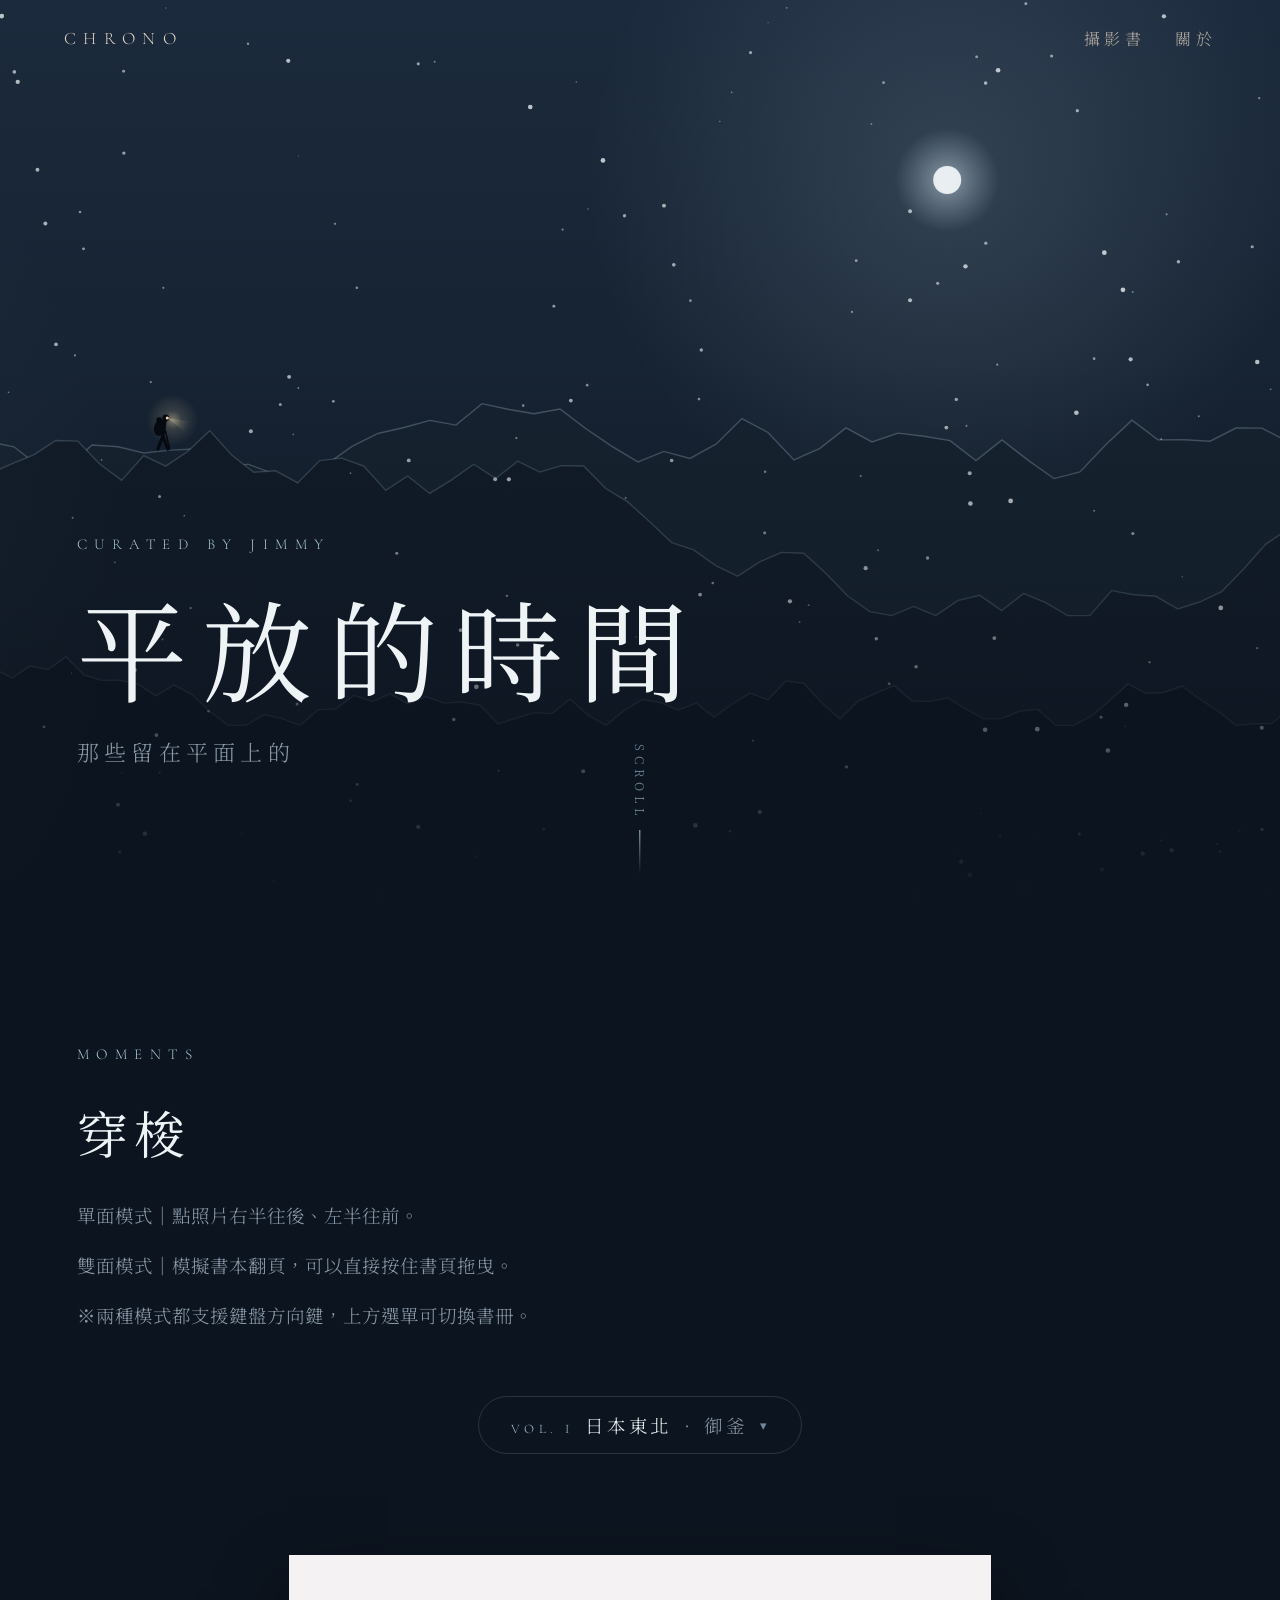
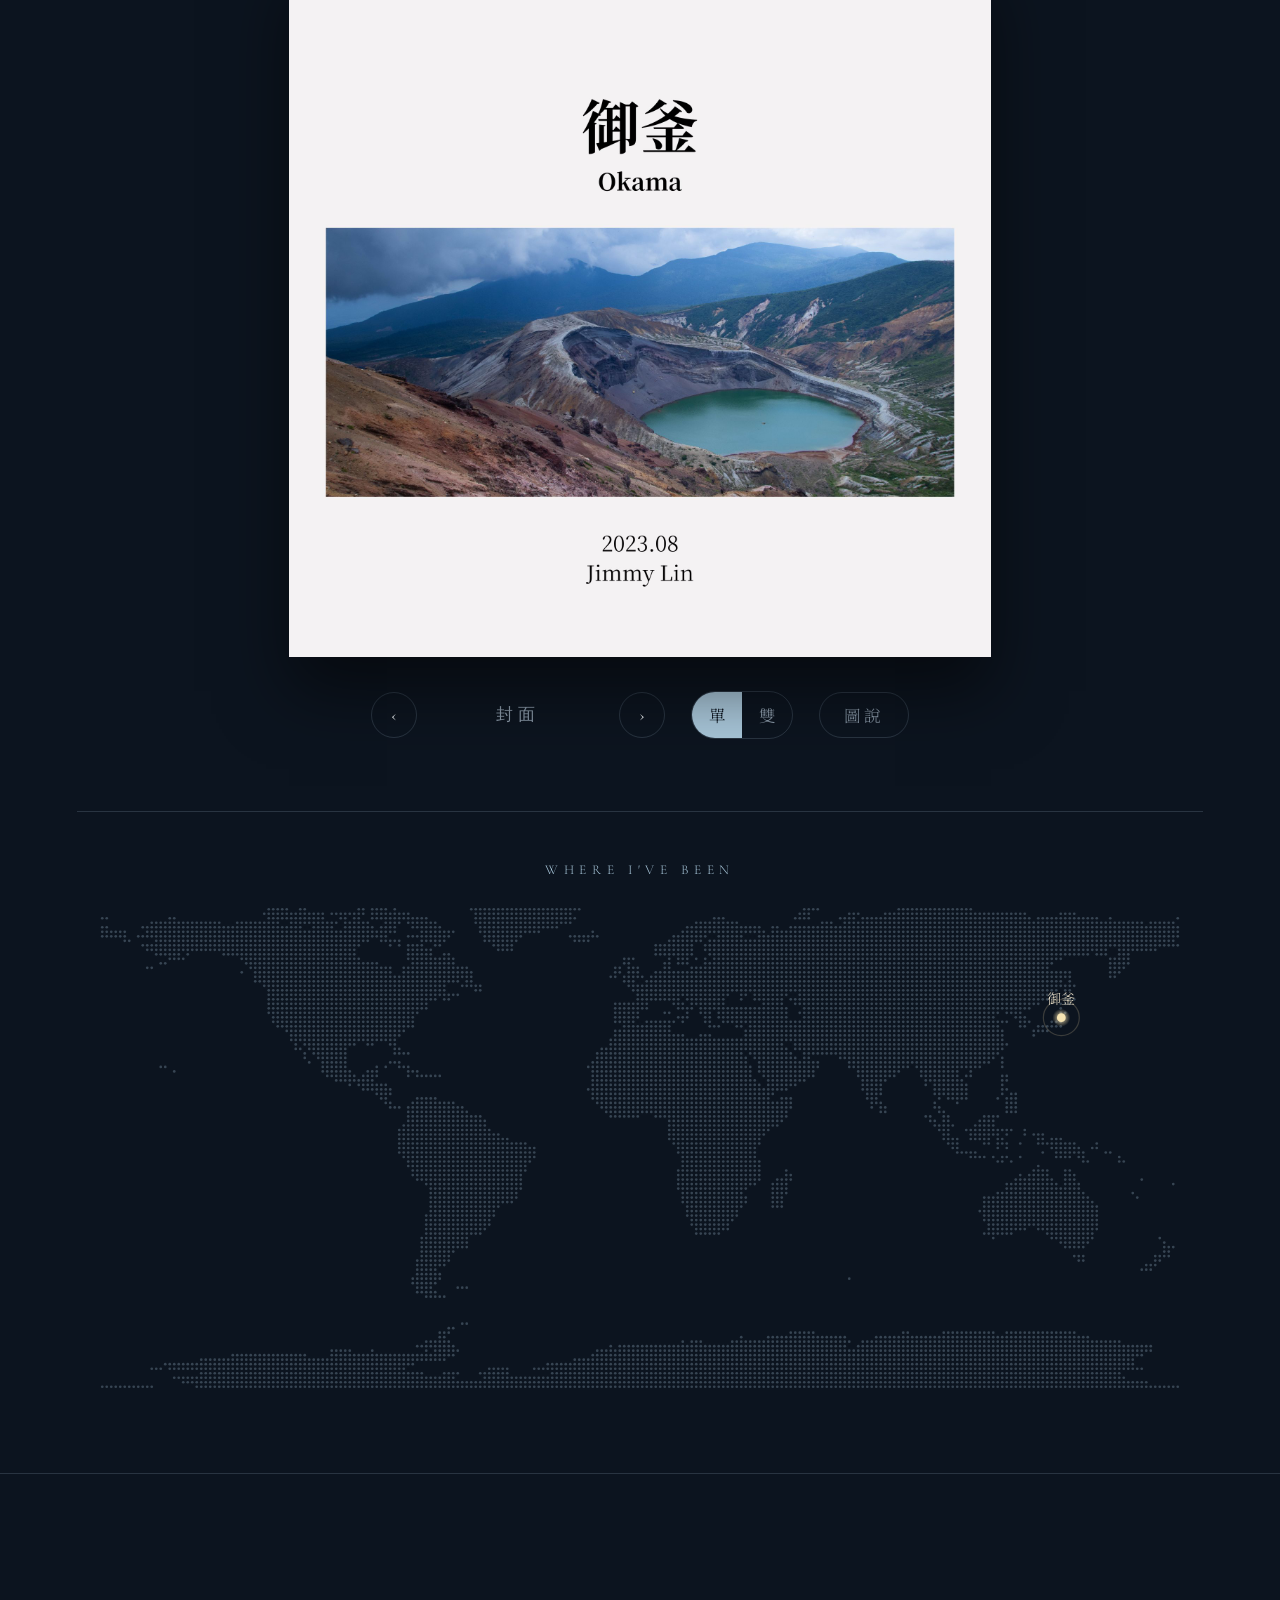
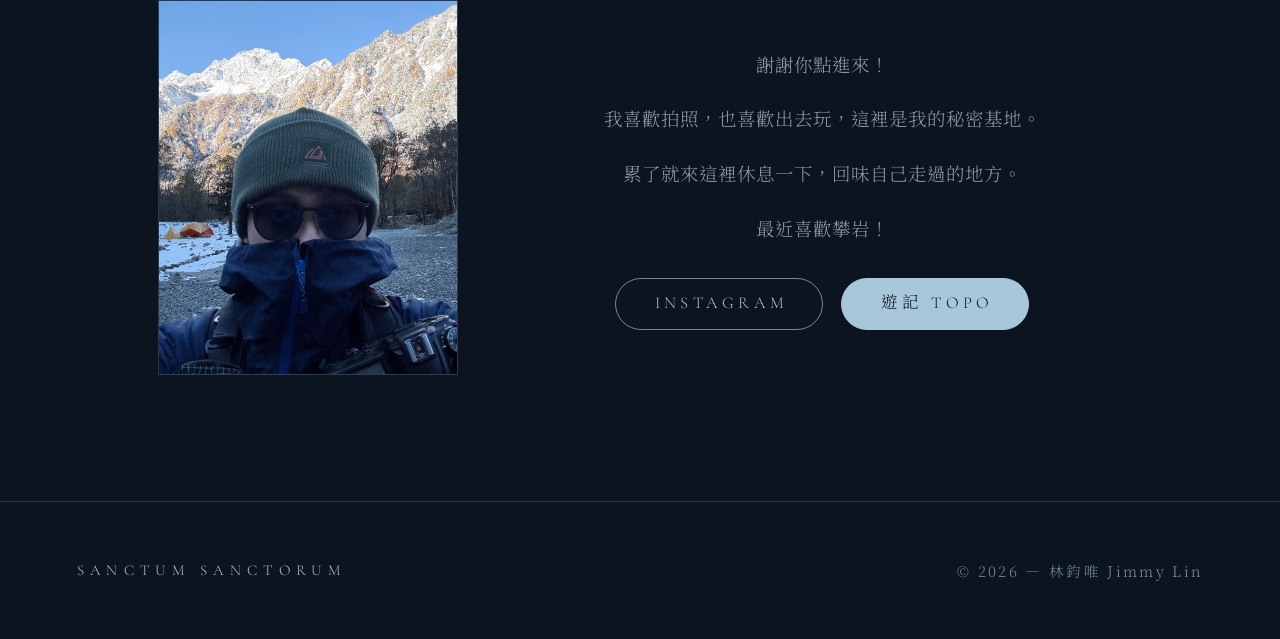
<file: index.html>
<!DOCTYPE html>
<html lang="zh-Hant">

<head>
  <meta charset="UTF-8">
  <meta name="viewport" content="width=device-width, initial-scale=1.0">
  <title>攝影書 — curated by Jimmy</title>

  <!-- ============================================================
       SEO 與社群分享設定
       ▸ 把下面的網址、描述、og:image 換成你自己的：
         - og:url        你的網站網址
         - og:image      分享時顯示的預覽圖（建議 1200×630，放一張代表作，用完整網址）
       ▸ 換好後，貼到 LINE/FB/IG 就會出現漂亮的預覽卡片
  ============================================================ -->
  <meta name="description" content="Chrono — 林鈞唯 Jimmy 的攝影書。收藏山與光影之間的片刻，線上翻閱。">
  <meta name="author" content="Jimmy Lin 林鈞唯">
  <meta name="theme-color" content="#0C141F">
  <link rel="canonical" href="https://jimmy-xavier.github.io/">

  <meta property="og:type" content="website">
  <meta property="og:title" content="攝影書 — curated by Jimmy">
  <meta property="og:description" content="收藏山與光影之間的片刻，線上翻閱。">
  <meta property="og:url" content="https://jimmy-xavier.github.io/">
  <meta property="og:image" content="https://jimmy-xavier.github.io/profile.jpg">
  <meta property="og:locale" content="zh_TW">

  <meta name="twitter:card" content="summary_large_image">
  <meta name="twitter:title" content="攝影書 — curated by Jimmy">
  <meta name="twitter:description" content="收藏山與光影之間的片刻，線上翻閱。">
  <meta name="twitter:image" content="https://jimmy-xavier.github.io/profile.jpg">

  <link rel="preconnect" href="https://fonts.googleapis.com">
  <link rel="preconnect" href="https://fonts.gstatic.com" crossorigin>

  <!-- ============================================================
  攝影書網站模板
  ------------------------------------------------------------
  ◆ 首頁動態場景：目前是 Canvas 繪製的「雪山漫步」動畫（雪、霧、山稜、行走的人影）。
    之後要換成你的影片時：
      1. 找到下方 <section class="hero"> 裡標示【影片替換區】的註解
      2. 把 <canvas id="scene"> 註解掉，打開 <video> 那段
      3. 影片建議：5–10 秒、H.264 mp4、1080p、壓到 5MB 以內、loop + muted + autoplay + playsinline

  ◆ 電子書翻頁：
      每頁一張正方形 JPG，命名規則：cover.jpg（封面）、p01.jpg～pNN.jpg（內頁）、back.jpg（封底），
      放進資料夾後在 COLLECTIONS 設定 folder 與 count 即可，詳見翻頁書程式碼開頭的說明。
============================================================ -->

  <link
    href="https://fonts.googleapis.com/css2?family=Cormorant+Garamond:ital,wght@0,400;0,500;0,600;1,400&family=Noto+Serif+TC:wght@300;400;500;600&display=swap"
    rel="stylesheet">

  <link rel="stylesheet" href="styles.css?v=2">
</head>

<body>

  <!-- 開場載入畫面：資源就緒後淡出 -->
  <div id="preloader"><span class="pl-mark">Chrono</span></div>


  <nav class="nav">
    <a class="brand" href="#top">Chrono</a>
    <div class="links">
      <a href="#book">攝影書</a>
      <a href="#about">關於</a>
    </div>
  </nav>

  <!-- ============ 首頁：雪山漫步 ============ -->
  <section class="hero" id="top">

    <canvas id="scene" aria-label="雪山中行走的動態場景"></canvas>

    <!-- 【影片替換區】之後換成你的影片時，把上面的 canvas 註解掉，打開下面這段：
  <video autoplay muted loop playsinline poster="cover.jpg">
    <source src="your-video.mp4" type="video/mp4">
  </video>
  -->

    <div class="veil"></div>

    <div class="title-block">
      <p class="eyebrow">Curated by Jimmy</p>
      <h1>平放的時間</h1>
      <p class="sub">那些留在平面上的</p>
    </div>

    <div class="scroll-hint">SCROLL</div>
  </section>

  <!-- ============ 翻頁攝影書 ============ -->
  <section class="section" id="book">
    <div class="sec-head">
      <p class="eyebrow">Moments</p>
      <h2>穿梭</h2>
      <p>單面模式｜點照片右半往後、左半往前。</p>
      <p>雙面模式｜模擬書本翻頁，可以直接按住書頁拖曳。</p>
      <p>※兩種模式都支援鍵盤方向鍵，上方選單可切換書冊。</p>
    </div>

    <div class="book-menu" id="bookMenu">
      <button class="menu-trigger" id="menuTrigger" aria-haspopup="true" aria-expanded="false"></button>
      <div class="menu-panel" id="menuPanel" role="menu"></div>
    </div>

    <div class="book-stage" id="bookStage">
      <div class="book-wrap">
        <div class="book" id="bookEl" aria-label="可翻頁的攝影書"></div>
      </div>

      <div class="single-view" id="singleView">
        <div class="single-media" id="singleMedia"></div>
      </div>

      <div class="caption-row" id="captionRow">
        <span id="capL"></span><span id="capR"></span>
      </div>

      <div class="book-controls">
        <button id="prevBtn" aria-label="上一頁">‹</button>
        <span class="indicator" id="pageIndicator">封面</span>
        <button id="nextBtn" aria-label="下一頁">›</button>
        <div class="mode-toggle" role="group" aria-label="檢視模式">
          <button id="modeSingle" class="active" aria-label="單面檢視">單</button>
          <button id="modeDouble" aria-label="雙面檢視">雙</button>
        </div>
        <button id="capBtn" class="cap-toggle" aria-pressed="false" title="顯示圖說">圖說</button>
      </div>

      <div class="map-block" id="mapBlock">
        <p class="map-title"><span class="en">Where I've Been</span></p>
        <canvas id="worldMap" aria-label="這本書拍攝地點的世界地圖"></canvas>
      </div>

    </div>
  </section>


  <!-- ============ 關於 ============ -->
  <section class="section about" id="about">
    <div class="about-inner">
      <figure class="about-photo">
        <!-- 換成你的照片：把下一行 src 改成你的檔名（建議直式 4:5 構圖）。
           照片成功載入後，佔位文字會自動被蓋掉；找不到檔案時則顯示佔位。 -->
        <img src="profile.jpg" alt="關於我" onerror="this.style.display='none'">
        <figcaption class="ph">你的照片<br>images/about.jpg</figcaption>
      </figure>
      <div class="about-text">
        <p>謝謝你點進來！</p>
        <p>我喜歡拍照，也喜歡出去玩，這裡是我的秘密基地。</p>
        <p>累了就來這裡休息一下，回味自己走過的地方。</p>
        <p>最近喜歡攀岩！</p>
        <div class="contact-row">
          <!-- TOPO 的 href 換成你的遊記網站網址；沒加 target="_blank" 所以會在同一個分頁直接切換 -->
          <a class="pill-btn" href="https://www.instagram.com/chun_wei_0105/" target="_blank" rel="noopener"
            aria-label="Instagram">INSTAGRAM</a>
          <a class="pill-btn solid" href="https://jimmy-xavier.github.io/topo/" aria-label="遊記 TOPO">遊記 TOPO</a>
        </div>
      </div>
    </div>
  </section>

  <!-- 光箱：單面模式快速點兩下開啟，點照片可放大細節 -->
  <div class="lightbox" id="lightbox" hidden>
    <button class="lb-close" id="lbClose" aria-label="關閉">×</button>
    <div class="lb-media" id="lbMedia"></div>
    <p class="lb-hint">點照片可放大細節・點空白處或按 Esc 關閉</p>
  </div>

  <footer>
    <span class="brand">Sanctum Sanctorum</span>
    <span class="fine">© 2026 — 林鈞唯 Jimmy Lin</span>
  </footer>

  <!-- 書籍資料：新增書、圖說、地點都改 books.js 就好 -->
  <script src="books.js?v=2"></script>

  <script src="app.js?v=2"></script>
  <script>
    /* ---------- 開場載入畫面：頁面與字型就緒後淡出 ---------- */
    (function () {
      const pre = document.getElementById('preloader');
      if (!pre) return;
      let done = false;
      const finish = () => {
        if (done) return; done = true;
        pre.classList.add('done');
        setTimeout(() => pre.remove(), 900);
      };
      const ready = () => {
        // 等字型載入完成，避免文字閃爍（FOUT）；最多等 2.5 秒保底
        const fonts = (document.fonts && document.fonts.ready) ? document.fonts.ready : Promise.resolve();
        Promise.race([fonts, new Promise(r => setTimeout(r, 2500))]).then(() => setTimeout(finish, 250));
      };
      if (document.readyState === 'complete') ready();
      else window.addEventListener('load', ready);
      setTimeout(finish, 4000);   // 最終保底，無論如何都會離開載入畫面
    })();

    /* ---------- 分頁切到背景時暫停首頁動畫，省電省效能 ---------- */
    (function () {
      document.addEventListener('visibilitychange', () => {
        document.documentElement.dataset.hidden = document.hidden ? '1' : '';
      });
    })();
  </script>

</body>



</html>
</file>
<file: styles.css>
:root {
      --ink: #0C141F;
      /* 深夜藍黑 */
      --ink-2: #121D2B;
      --ice: #A9C7DA;
      /* 冰川藍 */
      --ice-dim: #6E8A9C;
      --snow: #EEF3F6;
      /* 雪白 */
      --paper: #F6F4EF;
      /* 書頁暖白 */
      --mist: #8A99A8;
      /* 霧灰 */
      --hairline: rgba(169, 199, 218, .18);
      --serif-tc: "Noto Serif TC", "PMingLiU", serif;
      --serif-en: "Cormorant Garamond", Georgia, serif;
    }

    * {
      margin: 0;
      padding: 0;
      box-sizing: border-box
    }

    img,
    video {
      -webkit-user-drag: none
    }

    html {
      scroll-behavior: smooth
    }

    body {
      background: var(--ink);
      color: var(--snow);
      font-family: var(--serif-tc);
      font-weight: 300;
      font-size: 18.5px;
      line-height: 1.95;
      -webkit-font-smoothing: antialiased;
    }

    ::selection {
      background: var(--ice);
      color: var(--ink)
    }

    /* ---------- 導覽列 ---------- */
    .nav {
      position: fixed;
      top: 0;
      left: 0;
      right: 0;
      z-index: 50;
      display: flex;
      justify-content: space-between;
      align-items: center;
      padding: 22px clamp(20px, 5vw, 64px);
      mix-blend-mode: difference;
    }

    .nav .brand {
      font-family: var(--serif-en);
      font-size: 17.5px;
      letter-spacing: .42em;
      text-transform: uppercase;
      color: #fff;
      text-decoration: none;
    }

    .nav .links {
      display: flex;
      gap: 30px
    }

    .nav .links a {
      color: #fff;
      text-decoration: none;
      font-size: 16px;
      letter-spacing: .28em;
      opacity: .75;
      transition: opacity .3s;
    }

    .nav .links a:hover,
    .nav .links a:focus-visible {
      opacity: 1
    }

    .nav a:focus-visible {
      outline: 1px solid var(--ice);
      outline-offset: 4px
    }

    /* ---------- 首頁 Hero ---------- */
    .hero {
      position: relative;
      height: 100vh;
      height: 100svh;
      overflow: hidden
    }

    .hero canvas,
    .hero video {
      position: absolute;
      inset: 0;
      width: 100%;
      height: 100%;
      object-fit: cover;
      display: block;
    }

    .hero .veil {
      /* 底部往上的漸層，讓文字穩定可讀 */
      position: absolute;
      inset: 0;
      background: linear-gradient(to top, var(--ink) 0%, rgba(12, 20, 31, .25) 34%, rgba(12, 20, 31, 0) 60%);
      pointer-events: none;
    }

    .hero .title-block {
      position: absolute;
      left: clamp(20px, 6vw, 80px);
      bottom: clamp(72px, 14vh, 140px);
      z-index: 3;
    }

    .hero .eyebrow {
      font-family: var(--serif-en);
      font-size: 15px;
      letter-spacing: .5em;
      text-transform: uppercase;
      color: var(--ice);
      margin-bottom: 18px;
    }

    .hero h1 {
      font-size: clamp(48px, 8.6vw, 112px);
      font-weight: 400;
      letter-spacing: .14em;
      line-height: 1.25;
    }

    .hero .sub {
      margin-top: 16px;
      font-size: clamp(17.5px, 1.9vw, 22px);
      letter-spacing: .24em;
      color: var(--mist);
    }

    .hero .scroll-hint {
      position: absolute;
      left: 50%;
      bottom: 26px;
      transform: translateX(-50%);
      z-index: 3;
      font-size: 12px;
      letter-spacing: .4em;
      color: var(--ice-dim);
      writing-mode: vertical-rl;
      display: flex;
      align-items: center;
      gap: 10px;
    }

    .hero .scroll-hint::after {
      content: "";
      display: block;
      width: 1px;
      height: 44px;
      background: linear-gradient(var(--ice), transparent);
      animation: drop 2.4s ease-in-out infinite;
    }

    @keyframes drop {
      0% {
        transform: scaleY(0);
        transform-origin: top
      }

      55% {
        transform: scaleY(1);
        transform-origin: top
      }

      56% {
        transform-origin: bottom
      }

      100% {
        transform: scaleY(0);
        transform-origin: bottom
      }
    }

    /* 標題進場 */
    .hero .title-block>* {
      opacity: 0;
      transform: translateY(22px);
      animation: rise 1.4s cubic-bezier(.2, .6, .2, 1) forwards
    }

    .hero .eyebrow {
      animation-delay: .5s
    }

    .hero h1 {
      animation-delay: .8s
    }

    .hero .sub {
      animation-delay: 1.15s
    }

    @keyframes rise {
      to {
        opacity: 1;
        transform: none
      }
    }

    /* ---------- 共用 section ---------- */
    .section {
      padding: clamp(90px, 14vh, 160px) clamp(20px, 6vw, 80px);
      max-width: 1280px;
      margin: 0 auto
    }

    .sec-head {
      margin-bottom: clamp(44px, 7vh, 72px)
    }

    .sec-head .eyebrow {
      font-family: var(--serif-en);
      font-size: 15px;
      letter-spacing: .5em;
      text-transform: uppercase;
      color: var(--ice);
      margin-bottom: 14px;
    }

    .sec-head h2 {
      font-size: clamp(34px, 4.2vw, 51px);
      font-weight: 400;
      letter-spacing: .12em
    }

    .sec-head p {
      margin-top: 14px;
      color: var(--mist);
      max-width: 580px;
      font-size: 18.5px
    }

    /* ---------- 翻頁書 ---------- */
    .book-stage {
      position: relative;
      padding: clamp(28px, 5vw, 56px) 0 12px;
    }

    .book-wrap {
      perspective: 2800px;
      display: flex;
      justify-content: center;
    }

    .book {
      position: relative;
      transform-style: preserve-3d;
      /* 尺寸由 JS 依視窗寬度計算（A4 直式比例） */
      filter: drop-shadow(0 40px 60px rgba(0, 0, 0, .55));
    }

    .book::before {
      /* 書脊光影 */
      content: "";
      position: absolute;
      top: 0;
      bottom: 0;
      left: 50%;
      width: 1px;
      background: rgba(0, 0, 0, .35);
      z-index: 60;
      transform: translateX(-.5px);
      pointer-events: none;
    }

    .sheet {
      position: absolute;
      top: 0;
      left: 50%;
      width: 50%;
      height: 100%;
      transform-origin: left center;
      transform-style: preserve-3d;
      transition: transform 1.1s cubic-bezier(.35, .08, .18, 1);
      cursor: pointer;
    }

    .sheet.flipped {
      transform: rotateY(-180deg)
    }

    .sheet .face {
      position: absolute;
      inset: 0;
      overflow: hidden;
      backface-visibility: hidden;
      -webkit-backface-visibility: hidden;
      background: var(--paper);
    }

    .sheet .face img,
    .sheet .face canvas,
    .sheet .face video {
      width: 100%;
      height: 100%;
      object-fit: cover;
      display: block
    }

    .sheet .face.back {
      transform: rotateY(180deg)
    }

    .sheet .face::after {
      /* 靠近書脊的內陰影，增加紙感 */
      content: "";
      position: absolute;
      inset: 0;
      pointer-events: none;
      background: linear-gradient(to right, rgba(0, 0, 0, .16), rgba(0, 0, 0, 0) 12%);
    }

    .sheet .face.back::after {
      background: linear-gradient(to left, rgba(0, 0, 0, .16), rgba(0, 0, 0, 0) 12%);
    }

    .book {
      touch-action: pan-y;
      user-select: none;
      -webkit-user-select: none
    }

    /* 翻頁時跟著角度變化的動態陰影 */
    .face .shade {
      position: absolute;
      inset: 0;
      pointer-events: none;
      opacity: 0;
      transition: opacity .5s ease;
      background: linear-gradient(to right, rgba(0, 0, 0, .55), rgba(0, 0, 0, 0) 62%);
    }

    .face.back .shade {
      background: linear-gradient(to left, rgba(0, 0, 0, .55), rgba(0, 0, 0, 0) 62%);
    }

    .sheet.flipping .shade {
      animation: shadePulse 1.1s ease
    }

    @keyframes shadePulse {
      0% {
        opacity: 0
      }

      45% {
        opacity: .5
      }

      100% {
        opacity: 0
      }
    }

    /* 書冊選單（點擊展開） */
    .book-menu {
      position: relative;
      display: flex;
      justify-content: center;
      margin-bottom: clamp(30px, 5vh, 52px);
      z-index: 30;
    }

    .menu-trigger {
      appearance: none;
      background: none;
      border: 1px solid var(--hairline);
      border-radius: 999px;
      color: var(--snow);
      font-family: var(--serif-tc);
      font-weight: 300;
      font-size: 18.5px;
      letter-spacing: .14em;
      padding: 15px 32px;
      display: flex;
      align-items: baseline;
      gap: 12px;
      cursor: pointer;
      transition: .3s;
    }

    .menu-trigger:hover,
    .menu-trigger:focus-visible {
      border-color: var(--ice)
    }

    .menu-trigger:focus-visible {
      outline: 1px solid var(--ice);
      outline-offset: 3px
    }

    .menu-trigger .en {
      font-family: var(--serif-en);
      font-size: 13px;
      letter-spacing: .34em;
      text-transform: uppercase;
      color: var(--ice);
    }

    .menu-trigger .sep {
      color: var(--ice-dim)
    }

    .menu-trigger .bk {
      color: var(--mist)
    }

    .menu-trigger .caret {
      color: var(--ice-dim);
      font-size: 13px;
      align-self: center;
      transition: transform .3s
    }

    .book-menu.open .menu-trigger .caret {
      transform: rotate(180deg)
    }

    .menu-panel {
      position: absolute;
      top: calc(100% + 12px);
      left: 50%;
      transform: translateX(-50%) translateY(-8px);
      width: min(92vw, 760px);
      background: #111B28;
      border: 1px solid var(--hairline);
      box-shadow: 0 30px 60px rgba(0, 0, 0, .55);
      padding: clamp(24px, 4vw, 38px);
      display: grid;
      grid-template-columns: repeat(auto-fit, minmax(200px, 1fr));
      gap: 30px;
      opacity: 0;
      visibility: hidden;
      transition: .35s cubic-bezier(.2, .6, .2, 1);
    }

    .book-menu.open .menu-panel {
      opacity: 1;
      visibility: visible;
      transform: translateX(-50%) translateY(0)
    }

    .menu-col-title {
      display: flex;
      align-items: baseline;
      gap: 10px;
      padding-bottom: 12px;
      margin-bottom: 12px;
      border-bottom: 1px solid var(--hairline);
      font-size: 17.5px;
      letter-spacing: .18em;
      color: var(--snow);
    }

    .menu-col-title .en {
      font-family: var(--serif-en);
      font-size: 12px;
      letter-spacing: .34em;
      text-transform: uppercase;
      color: var(--ice);
    }

    .menu-books {
      display: flex;
      flex-direction: column;
      align-items: flex-start;
      gap: 2px
    }

    .menu-books button {
      appearance: none;
      background: none;
      border: none;
      color: var(--mist);
      cursor: pointer;
      font-family: var(--serif-tc);
      font-weight: 300;
      font-size: 17px;
      letter-spacing: .16em;
      padding: 8px 0;
      transition: .25s;
    }

    .menu-books button:hover,
    .menu-books button:focus-visible {
      color: var(--snow)
    }

    .menu-books button.active {
      color: var(--ice)
    }

    .menu-books button.active::before {
      content: "— ";
      color: var(--ice-dim)
    }

    /* 單面檢視：一次一張大圖或影片（尺寸與比例由 JS 依每本書的 ratio 計算） */
    .single-view {
      display: none;
      justify-content: center
    }

    .book-stage.single .book-wrap {
      display: none
    }

    .book-stage.single .single-view {
      display: flex
    }

    .single-media {
      max-width: 92vw;
      position: relative;
      background: var(--paper);
      box-shadow: 0 34px 64px rgba(0, 0, 0, .5);
      cursor: pointer;
      user-select: none;
      -webkit-user-select: none;
    }

    .single-media img,
    .single-media video {
      width: 100%;
      height: 100%;
      object-fit: cover;
      display: block;
      animation: pageIn .4s ease;
    }

    @keyframes pageIn {
      from {
        opacity: .4
      }

      to {
        opacity: 1
      }
    }

    /* 光箱：放大檢視 */
    .lightbox {
      position: fixed;
      inset: 0;
      z-index: 100;
      background: rgba(6, 10, 16, .95);
      display: grid;
      place-items: center;
    }

    .lightbox[hidden] {
      display: none
    }

    .lb-media {
      overflow: hidden;
      display: grid;
      place-items: center;
      max-width: 96vw;
      max-height: 92vh
    }

    .lb-media img,
    .lb-media video {
      max-width: 94vw;
      max-height: 88vh;
      display: block;
      transition: transform .5s cubic-bezier(.2, .6, .2, 1);
      cursor: zoom-in;
      user-select: none;
      -webkit-user-select: none;
    }

    .lb-media img.zoomed,
    .lb-media video.zoomed {
      transform: scale(2.4);
      cursor: zoom-out
    }

    .lb-close {
      position: absolute;
      top: 22px;
      right: 26px;
      z-index: 2;
      appearance: none;
      background: none;
      border: 1px solid var(--hairline);
      color: var(--snow);
      width: 46px;
      height: 46px;
      border-radius: 50%;
      font-size: 21px;
      cursor: pointer;
      transition: .3s;
      display: grid;
      place-items: center;
    }

    .lb-close:hover {
      border-color: var(--ice);
      color: var(--ice)
    }

    .lb-hint {
      position: absolute;
      bottom: 22px;
      left: 50%;
      transform: translateX(-50%);
      font-size: 14px;
      letter-spacing: .24em;
      color: var(--ice-dim);
      white-space: nowrap;
    }

    /* 單／雙切換 */
    .mode-toggle {
      display: inline-flex;
      border: 1px solid var(--hairline);
      border-radius: 999px;
      overflow: hidden;
    }

    .mode-toggle button {
      appearance: none;
      background: none;
      border: none;
      color: var(--mist);
      font-family: var(--serif-tc);
      font-weight: 300;
      font-size: 16.5px;
      width: 50px;
      height: 46px;
      display: grid;
      place-items: center;
      cursor: pointer;
      transition: .3s;
      line-height: 1;
    }

    .mode-toggle button:hover {
      color: var(--snow)
    }

    .mode-toggle button.active {
      background: var(--ice);
      color: var(--ink)
    }

    .mode-toggle button:focus-visible {
      outline: 1px solid var(--ice);
      outline-offset: -3px
    }


    /* 足跡世界地圖 */
    #book.section {
      padding-bottom: clamp(56px, 8vh, 96px)
    }

    .map-block {
      margin-top: clamp(48px, 8vh, 84px);
      border-top: 1px solid var(--hairline);
      padding-top: clamp(30px, 5vh, 48px);
    }

    .map-block .map-title {
      display: flex;
      align-items: baseline;
      gap: 16px;
      justify-content: center;
      margin-bottom: 24px;
      color: var(--mist);
      font-size: 17.5px;
      letter-spacing: .26em;
    }

    .map-block .map-title .en {
      font-family: var(--serif-en);
      font-size: 13.5px;
      letter-spacing: .42em;
      text-transform: uppercase;
      color: var(--ice);
    }

    #worldMap {
      display: block;
      width: 100%;
      max-width: 1080px;
      margin: 0 auto
    }

    /* 控制列 */
    .book-controls {
      display: flex;
      justify-content: center;
      align-items: center;
      gap: 26px;
      margin-top: 34px;
    }

    .book-controls>button {
      appearance: none;
      background: none;
      border: 1px solid var(--hairline);
      color: var(--snow);
      width: 46px;
      height: 46px;
      border-radius: 50%;
      font-size: 19px;
      cursor: pointer;
      transition: .3s;
      display: grid;
      place-items: center;
      font-family: var(--serif-en);
    }

    .book-controls>button:hover,
    .book-controls>button:focus-visible {
      border-color: var(--ice);
      color: var(--ice);
    }

    .book-controls>button:focus-visible {
      outline: 1px solid var(--ice);
      outline-offset: 3px
    }

    .book-controls>button.active {
      background: var(--ice);
      color: var(--ink);
      border-color: var(--ice)
    }

    .book-controls .indicator {
      font-family: var(--serif-en);
      font-size: 16.5px;
      letter-spacing: .3em;
      color: var(--mist);
      min-width: 150px;
      text-align: center;
    }



    /* ---------- 關於 ---------- */
    .about {
      border-top: 1px solid var(--hairline)
    }

    .about-inner {
      display: grid;
      grid-template-columns: minmax(200px, 300px) minmax(0, 600px);
      gap: clamp(30px, 5vw, 70px);
      align-items: center;
      justify-content: center;
      max-width: 1000px;
      margin: 0 auto;
    }

    .about-text {
      text-align: center
    }

    .about-text p {
      color: var(--mist);
      font-size: 18.5px;
      max-width: 50ch;
      margin: 0 auto
    }

    .about-text p+p {
      margin-top: 1em
    }

    .contact-row {
      display: flex;
      gap: 18px;
      justify-content: center;
      margin-top: 32px
    }

    .icon-btn {
      width: 48px;
      height: 48px;
      border-radius: 50%;
      border: 1px solid var(--hairline);
      color: var(--ice);
      display: grid;
      place-items: center;
      transition: .3s;
    }

    .icon-btn:hover,
    .icon-btn:focus-visible {
      border-color: var(--ice);
      background: rgba(169, 199, 218, .08);
      transform: translateY(-2px);
    }

    .icon-btn:focus-visible {
      outline: 1px solid var(--ice);
      outline-offset: 3px
    }

    .icon-btn svg {
      width: 19px;
      height: 19px;
      stroke: currentColor;
      fill: none;
      stroke-width: 1.6;
      stroke-linecap: round;
      stroke-linejoin: round
    }

    @media (max-width:760px) {
      .about-inner {
        grid-template-columns: 1fr
      }

      .about-photo {
        max-width: 280px;
        margin: 0 auto
      }
    }

    .about-photo {
      position: relative;
      aspect-ratio: 4/5;
      margin: 0;
      background: linear-gradient(160deg, #16222F, #0C141F);
      border: 1px solid var(--hairline);
      overflow: hidden;
    }

    .about-photo img {
      position: relative;
      z-index: 2;
      width: 100%;
      height: 100%;
      object-fit: cover;
      display: block;
    }

    .about-photo .ph {
      position: absolute;
      inset: 0;
      display: grid;
      place-items: center;
      text-align: center;
      color: var(--ice-dim);
      font-size: 14px;
      letter-spacing: .3em;
      line-height: 2.6;
    }


    /* ---------- Footer ---------- */
    footer {
      border-top: 1px solid var(--hairline);
      padding: 54px clamp(20px, 6vw, 80px);
      display: flex;
      flex-wrap: wrap;
      gap: 20px;
      justify-content: space-between;
      align-items: center;
    }

    footer .brand {
      font-family: var(--serif-en);
      letter-spacing: .42em;
      font-size: 15px;
      text-transform: uppercase;
      color: var(--ice)
    }

    footer .fine {
      font-size: 14.5px;
      color: var(--ice-dim);
      letter-spacing: .16em
    }

    @media (prefers-reduced-motion:reduce) {
      * {
        animation: none !important;
        transition: none !important
      }
    }

    @media (max-width:640px) {
      .nav .links {
        display: none
      }
    }

    /* ---------- 手機版微調 ---------- */
    @media (max-width:760px) {
      .about-inner { grid-template-columns: 1fr; gap: 34px; }
      .about-photo { width: min(72vw, 280px); margin: 0 auto; }
      .about-text p { max-width: 30ch; font-size: 17.5px; }
      .about-text p+p { margin-top: .7em; }
      .contact-row { margin-top: 26px; }
    }
    @media (max-width:640px) {
      .hero .scroll-hint { display: none; }   /* 避免與標題重疊 */
      footer { flex-direction: column; align-items: center; text-align: center; gap: 10px; }
      /* 控制列：窄螢幕自動換行成兩排（箭頭＋頁碼一排、單雙＋圖說一排） */
      .book-controls { flex-wrap: wrap; gap: 14px 20px; }
      .book-controls > * { flex-shrink: 0; }
      .book-controls .indicator { min-width: 0; font-size: 15px; white-space: nowrap; }
    }

    /* ---------- 圖說 ---------- */
    .book-controls > button.cap-toggle {
      width: auto; height: 46px; border-radius: 999px; padding: 0 24px;
      border: 1px solid var(--hairline); background: none; color: var(--mist);
      font-family: var(--serif-tc); font-weight: 300; font-size: 16.5px;
      letter-spacing: .18em; line-height: 1; display: grid; place-items: center;
      cursor: pointer; transition: .3s;
    }
    .book-controls > button.cap-toggle:hover { color: var(--snow); border-color: var(--ice) }
    .book-controls > button.cap-toggle.active { background: var(--ice); color: var(--ink); border-color: var(--ice) }
    .caption-row {
      display: none; justify-content: center; gap: 36px;
      margin: 18px auto 0; max-width: 1080px; min-height: 1.7em;
    }
    .caption-row.on { display: flex }
    .caption-row span {
      flex: 1; text-align: center; font-size: 18.5px;
      letter-spacing: .14em; color: #D7E2EA; padding: 0 12px;
    }
    .book-stage.single #capR { display: none }

    /* ---------- 關於區：文字藥丸按鈕 ---------- */
    .pill-btn {
      display: inline-flex; align-items: center; justify-content: center;
      height: 52px; padding: 0 34px; border-radius: 999px;
      border: 1px solid var(--ice-dim); color: var(--ice);
      font-family: "Cormorant Garamond", "Noto Serif TC", serif;
      font-size: 16.5px; letter-spacing: .26em; text-indent: .26em;
      text-decoration: none; transition: .3s;
    }
    .pill-btn:hover, .pill-btn:focus-visible {
      border-color: var(--ice); background: rgba(169, 199, 218, .08);
      transform: translateY(-2px);
    }
    .pill-btn.solid { background: var(--ice); color: var(--ink); border-color: var(--ice) }
    .pill-btn.solid:hover { background: #C6DCEA }
    @media (max-width:480px) {
      .contact-row { flex-wrap: wrap; gap: 14px }
      .pill-btn { height: 48px; padding: 0 26px; font-size: 15px }
    }

    /* ---------- 圖片載入過場：柔和佔位色 + 淡入 ---------- */
    .single-media, .sheet .face { background: linear-gradient(160deg, #1a2735, #10192450); }
    .media-load { opacity: 0; transition: opacity .6s ease; }
    .media-load.ready { opacity: 1; }

    /* ---------- 開場載入動畫 ---------- */
    #preloader {
      position: fixed; inset: 0; z-index: 200; background: var(--ink);
      display: grid; place-items: center;
      transition: opacity .8s ease, visibility .8s;
    }
    #preloader.done { opacity: 0; visibility: hidden; }
    #preloader { flex-direction: column; gap: 22px; display: grid; place-items: center; }
    #preloader .pl-icon {
      width: 72px; height: 72px; border-radius: 16px;
      animation: plfade 2s ease-in-out infinite;
      user-select: none; -webkit-user-select: none;
    }
    #preloader .pl-mark {
      font-family: "Cormorant Garamond", serif; letter-spacing: .5em;
      text-indent: .5em; font-size: 16px; color: var(--ice);
      text-transform: uppercase; opacity: .0; animation: plfade 2s ease-in-out infinite;
    }
    @keyframes plfade { 0%, 100% { opacity: .3 } 50% { opacity: 1 } }
    @media (prefers-reduced-motion: reduce) {
      #preloader .pl-mark, #preloader .pl-icon { animation: none; opacity: .8 }
    }
</file>
